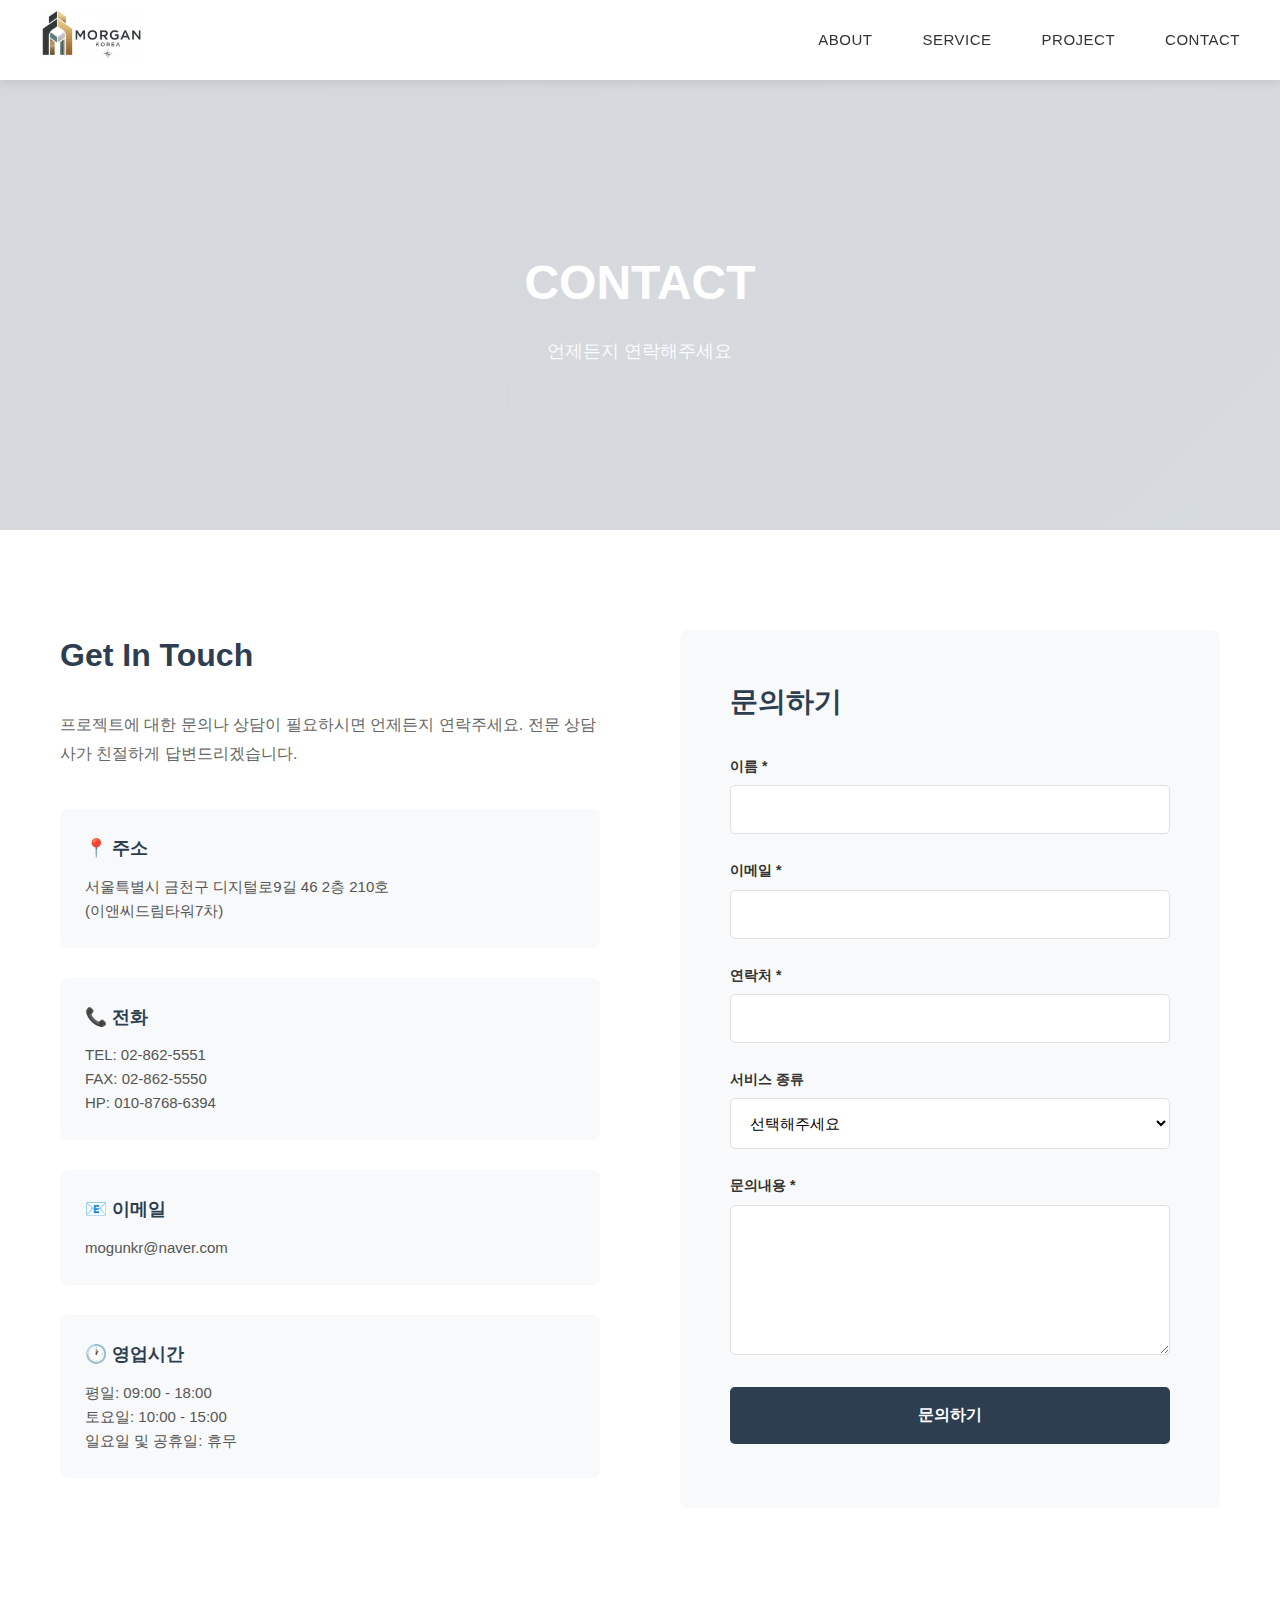
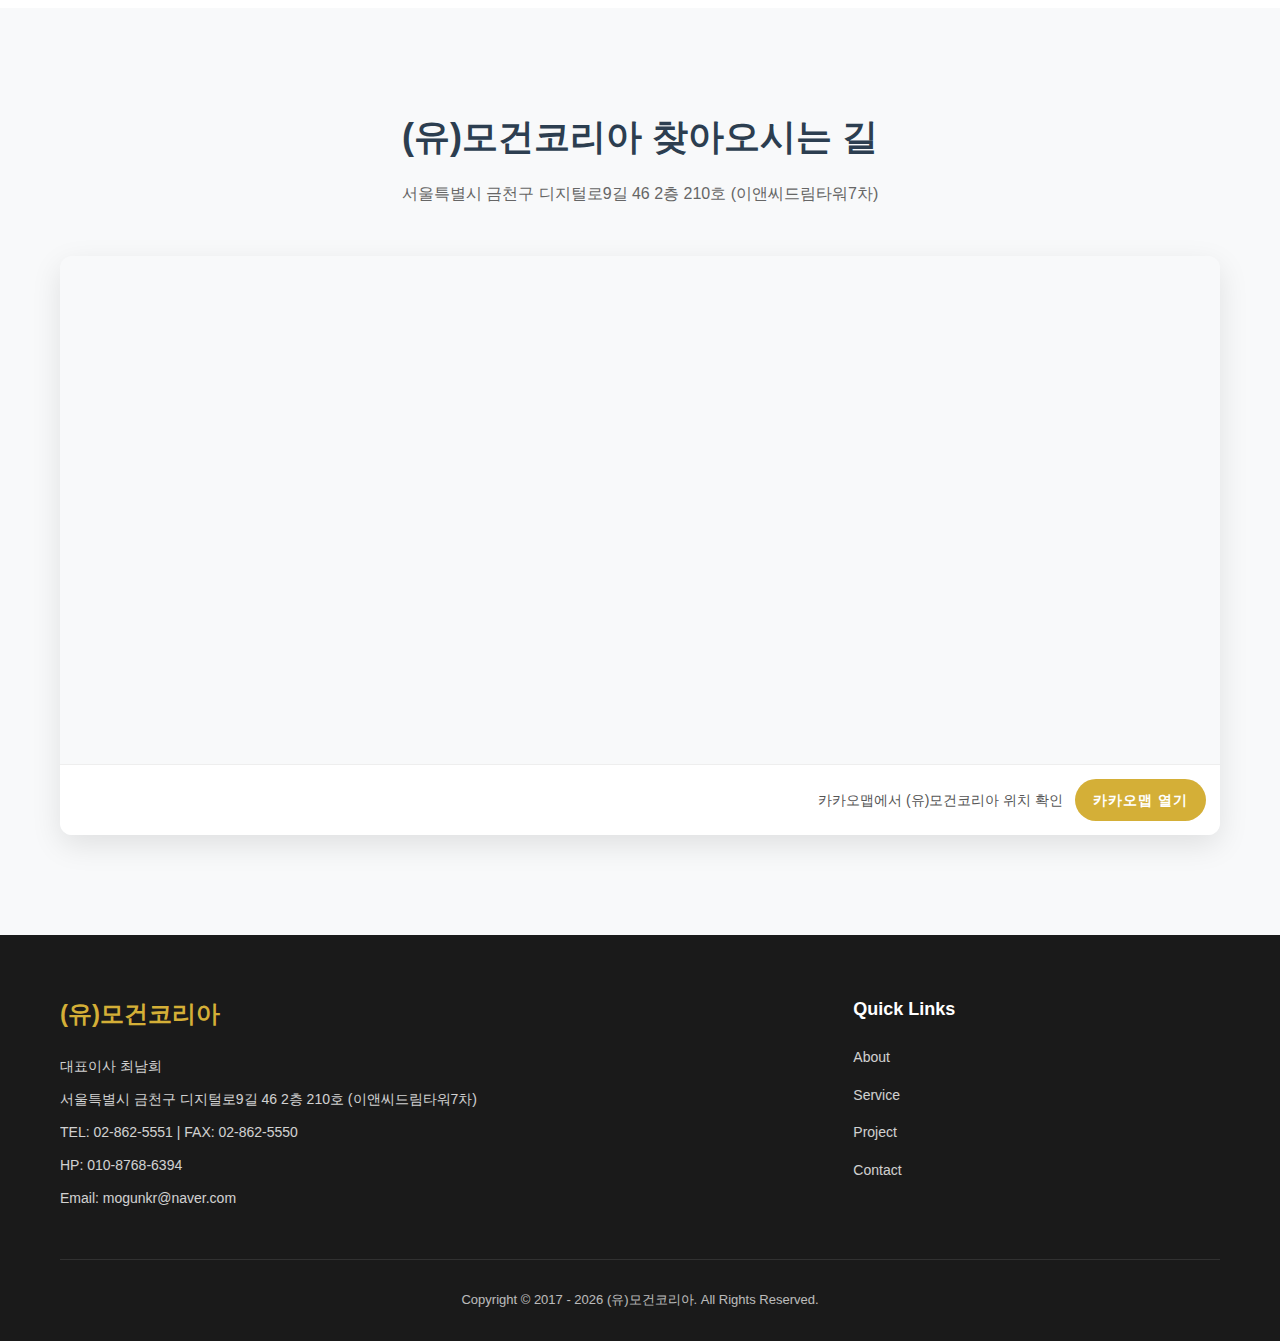
<file: contact.html>
<!DOCTYPE html>
<html lang="ko">
<head>
    <meta charset="UTF-8">
    <meta name="viewport" content="width=device-width, initial-scale=1.0">
    <meta name="theme-color" content="#2c3e50">
    <meta name="description" content="Professional interior architecture and construction services">
    <link rel="manifest" href="manifest.json">
    <link rel="apple-touch-icon" href="image/logo.png">
    <title>연락처 | (유)모건코리아</title>
    <link rel="stylesheet" href="style.css">
    <link rel="preconnect" href="https://fonts.googleapis.com">
    <link rel="preconnect" href="https://fonts.gstatic.com" crossorigin>
    <link href="https://fonts.googleapis.com/css2?family=Noto+Sans+KR:wght@300;400;500;700&display=swap" rel="stylesheet">
    <style>
        .page-hero {
            height: 50vh;
            background: linear-gradient(135deg, rgba(44, 62, 80, 0.2), rgba(52, 73, 94, 0.2)), 
                        url('https://images.unsplash.com/photo-1423666639041-f56000c27a9a?ixlib=rb-4.0.3&auto=format&fit=crop&w=2000&q=80');
            background-size: cover;
            background-position: center;
            display: flex;
            align-items: center;
            justify-content: center;
            text-align: center;
            color: var(--white);
            margin-top: 80px;
        }

        .contact-section {
            padding: 100px 0;
        }

        .contact-container {
            display: grid;
            grid-template-columns: 1fr 1fr;
            gap: 80px;
            max-width: 1200px;
            margin: 0 auto;
        }

        .contact-info h3 {
            font-size: 32px;
            font-weight: 700;
            color: var(--primary-color);
            margin-bottom: 30px;
        }

        .contact-info p {
            font-size: 16px;
            color: #666;
            line-height: 1.8;
            margin-bottom: 40px;
        }

        .info-item {
            margin-bottom: 30px;
            padding: 25px;
            background-color: var(--light-gray);
            border-radius: 8px;
        }

        .info-item h4 {
            font-size: 18px;
            font-weight: 600;
            color: var(--primary-color);
            margin-bottom: 12px;
            display: flex;
            align-items: center;
            gap: 10px;
        }

        .info-item p {
            font-size: 15px;
            color: #555;
            margin: 0;
            line-height: 1.6;
        }

        .contact-form {
            background-color: var(--light-gray);
            padding: 50px;
            border-radius: 8px;
        }

        .contact-form h3 {
            font-size: 28px;
            font-weight: 700;
            color: var(--primary-color);
            margin-bottom: 30px;
        }

        .form-group {
            margin-bottom: 25px;
        }

        .form-group label {
            display: block;
            font-size: 14px;
            font-weight: 600;
            color: var(--text-color);
            margin-bottom: 8px;
        }

        .form-group input,
        .form-group select,
        .form-group textarea {
            width: 100%;
            padding: 15px;
            font-size: 15px;
            border: 1px solid var(--border-color);
            border-radius: 5px;
            background-color: var(--white);
            font-family: 'Noto Sans KR', sans-serif;
            transition: border-color 0.3s ease;
        }

        .form-group input:focus,
        .form-group select:focus,
        .form-group textarea:focus {
            outline: none;
            border-color: var(--accent-color);
        }

        .form-group textarea {
            height: 150px;
            resize: vertical;
        }

        .submit-btn {
            width: 100%;
            padding: 18px;
            background-color: var(--primary-color);
            color: var(--white);
            border: none;
            border-radius: 5px;
            font-size: 16px;
            font-weight: 600;
            cursor: pointer;
            transition: all 0.3s ease;
        }

        .submit-btn:hover {
            background-color: var(--accent-color);
            transform: translateY(-2px);
            box-shadow: 0 5px 15px rgba(0, 0, 0, 0.2);
        }

        .map-section {
            padding: 100px 0;
            background-color: var(--light-gray);
        }

        .map-container {
            width: 100%;
            height: 100%;
            background: linear-gradient(135deg, #667eea 0%, #764ba2 100%);
            display: flex;
            align-items: center;
            justify-content: center;
            color: var(--white);
            font-size: 18px;
        }

        @media (max-width: 1024px) {
            .contact-container {
                grid-template-columns: 1fr;
                gap: 60px;
            }
        }

        @media (max-width: 768px) {
            .contact-form {
                padding: 30px;
            }

            .contact-info h3,
            .contact-form h3 {
                font-size: 24px;
            }
        }
    </style>
</head>
<body>
    <!-- Navigation -->
    <nav class="navbar" id="navbar">
        <div class="nav-container">
            <div class="logo">
                <a href="index.html">
                    <img src="image/logo.png" alt="모건코리아 로고" style="height: 50px;">
                </a>
            </div>
            <ul class="nav-menu">
                <li><a href="index.html#about">ABOUT</a></li>
                <li><a href="service.html">SERVICE</a></li>
                <li><a href="project.html">PROJECT</a></li>
                <li><a href="contact.html">CONTACT</a></li>
            </ul>
            <div class="hamburger">
                <span></span>
                <span></span>
                <span></span>
            </div>
        </div>
    </nav>

    <!-- Page Hero -->
    <section class="page-hero">
        <div>
            <h1 style="font-size: 48px; font-weight: 700; margin-bottom: 15px;">CONTACT</h1>
            <p style="font-size: 18px; font-weight: 300; opacity: 0.9;">언제든지 연락해주세요</p>
        </div>
    </section>

    <!-- Contact Section -->
    <section class="contact-section">
        <div class="container">
            <div class="contact-container">
                <div class="contact-info">
                    <h3>Get In Touch</h3>
                    <p>프로젝트에 대한 문의나 상담이 필요하시면 언제든지 연락주세요. 
                    전문 상담사가 친절하게 답변드리겠습니다.</p>

                    <div class="info-item">
                        <h4>📍 주소</h4>
                        <p>서울특별시 금천구 디지털로9길 46 2층 210호<br>(이앤씨드림타워7차)</p>
                    </div>

                    <div class="info-item">
                        <h4>📞 전화</h4>
                        <p>TEL: 02-862-5551<br>FAX: 02-862-5550<br>HP: 010-8768-6394</p>
                    </div>

                    <div class="info-item">
                        <h4>📧 이메일</h4>
                        <p>mogunkr@naver.com</p>
                    </div>

                    <div class="info-item">
                        <h4>🕐 영업시간</h4>
                        <p>평일: 09:00 - 18:00<br>토요일: 10:00 - 15:00<br>일요일 및 공휴일: 휴무</p>
                    </div>
                </div>

                <div class="contact-form">
                    <h3>문의하기</h3>
                    <form id="contactForm">
                        <div class="form-group">
                            <label for="name">이름 *</label>
                            <input type="text" id="name" name="name" required>
                        </div>

                        <div class="form-group">
                            <label for="email">이메일 *</label>
                            <input type="email" id="email" name="email" required>
                        </div>

                        <div class="form-group">
                            <label for="phone">연락처 *</label>
                            <input type="tel" id="phone" name="phone" required>
                        </div>

                        <div class="form-group">
                            <label for="service">서비스 종류</label>
                            <select id="service" name="service">
                                <option value="">선택해주세요</option>
                                <option value="commercial">상업공간 인테리어</option>
                                <option value="residential">주거공간 인테리어</option>
                                <option value="special">특수공간 인테리어</option>
                                <option value="other">기타</option>
                            </select>
                        </div>

                        <div class="form-group">
                            <label for="message">문의내용 *</label>
                            <textarea id="message" name="message" required></textarea>
                        </div>

                        <button type="submit" class="submit-btn">문의하기</button>
                    </form>
                </div>
            </div>
        </div>
    </section>

    <!-- Map Section -->
    <section class="map-section">
        <div class="container">
            <div class="section-header" style="text-align: center; margin-bottom: 50px;">
                <h2 style="font-size: 36px; font-weight: 700; color: var(--primary-color);">(유)모건코리아 찾아오시는 길</h2>
                <p style="font-size: 16px; color: #666; margin-top: 15px;">서울특별시 금천구 디지털로9길 46 2층 210호 (이앤씨드림타워7차)</p>
            </div>
            <div style="border-radius: 12px; overflow: hidden; box-shadow: 0 10px 30px rgba(0,0,0,0.1);">
                <iframe src="https://kko.to/YtSPEGZ1_S"
                        width="100%"
                        height="500"
                        style="border:0;"
                        allowfullscreen
                        loading="lazy"
                        title="(유)모건코리아 위치 (카카오맵)">
                </iframe>
                <div style="padding: 14px; background-color: #fff; display: flex; justify-content: flex-end; align-items: center; gap: 12px; border-top: 1px solid #eee;">
                    <span style="font-size: 14px; color: #555;">카카오맵에서 (유)모건코리아 위치 확인</span>
                    <a href="https://kko.to/YtSPEGZ1_S" target="_blank" rel="noopener noreferrer" class="btn-primary" style="padding: 10px 18px; font-size: 14px;">카카오맵 열기</a>
                </div>
            </div>
        </div>
    </section>

    <!-- Footer -->
    <footer class="footer">
        <div class="container">
            <div class="footer-content">
                <div class="footer-info">
                    <h3>(유)모건코리아</h3>
                    <p>대표이사 최남희</p>
                    <p>서울특별시 금천구 디지털로9길 46 2층 210호 (이앤씨드림타워7차)</p>
                    <p>TEL: 02-862-5551 | FAX: 02-862-5550</p>
                    <p>HP: 010-8768-6394</p>
                    <p>Email: mogunkr@naver.com</p>
                </div>
                <div class="footer-links">
                    <h4>Quick Links</h4>
                    <ul>
                        <li><a href="index.html#about">About</a></li>
                        <li><a href="service.html">Service</a></li>
                        <li><a href="project.html">Project</a></li>
                        <li><a href="contact.html">Contact</a></li>
                    </ul>
                </div>
            </div>
            <div class="footer-bottom">
                <p>Copyright © 2017 - 2026 (유)모건코리아. All Rights Reserved.</p>
            </div>
        </div>
    </footer>

    <script src="script.js"></script>
    <script>
        // Form submission
        document.getElementById('contactForm').addEventListener('submit', function(e) {
            e.preventDefault();
            
            // Get form data
            const formData = {
                name: document.getElementById('name').value,
                email: document.getElementById('email').value,
                phone: document.getElementById('phone').value,
                service: document.getElementById('service').value,
                message: document.getElementById('message').value
            };

            // Here you would typically send this data to a server
            console.log('Form submitted:', formData);
            
            // Show success message
            alert('문의가 성공적으로 전송되었습니다.\n빠른 시일 내에 답변드리겠습니다.');
            
            // Reset form
            this.reset();
        });

        // Phone number formatting
        document.getElementById('phone').addEventListener('input', function(e) {
            let value = e.target.value.replace(/\D/g, '');
            if (value.length > 11) value = value.slice(0, 11);
            
            if (value.length > 6) {
                value = value.slice(0, 3) + '-' + value.slice(3, 7) + '-' + value.slice(7);
            } else if (value.length > 3) {
                value = value.slice(0, 3) + '-' + value.slice(3);
            }
            
            e.target.value = value;
        });
    </script>
    <script>
        // Register Service Worker
        if ('serviceWorker' in navigator) {
            navigator.serviceWorker.register('sw.js').then((registration) => {
                console.log('Service Worker registered:', registration);
            }).catch((error) => {
                console.log('Service Worker registration failed:', error);
            });
        }
    </script>
</body>
</html>
</file>
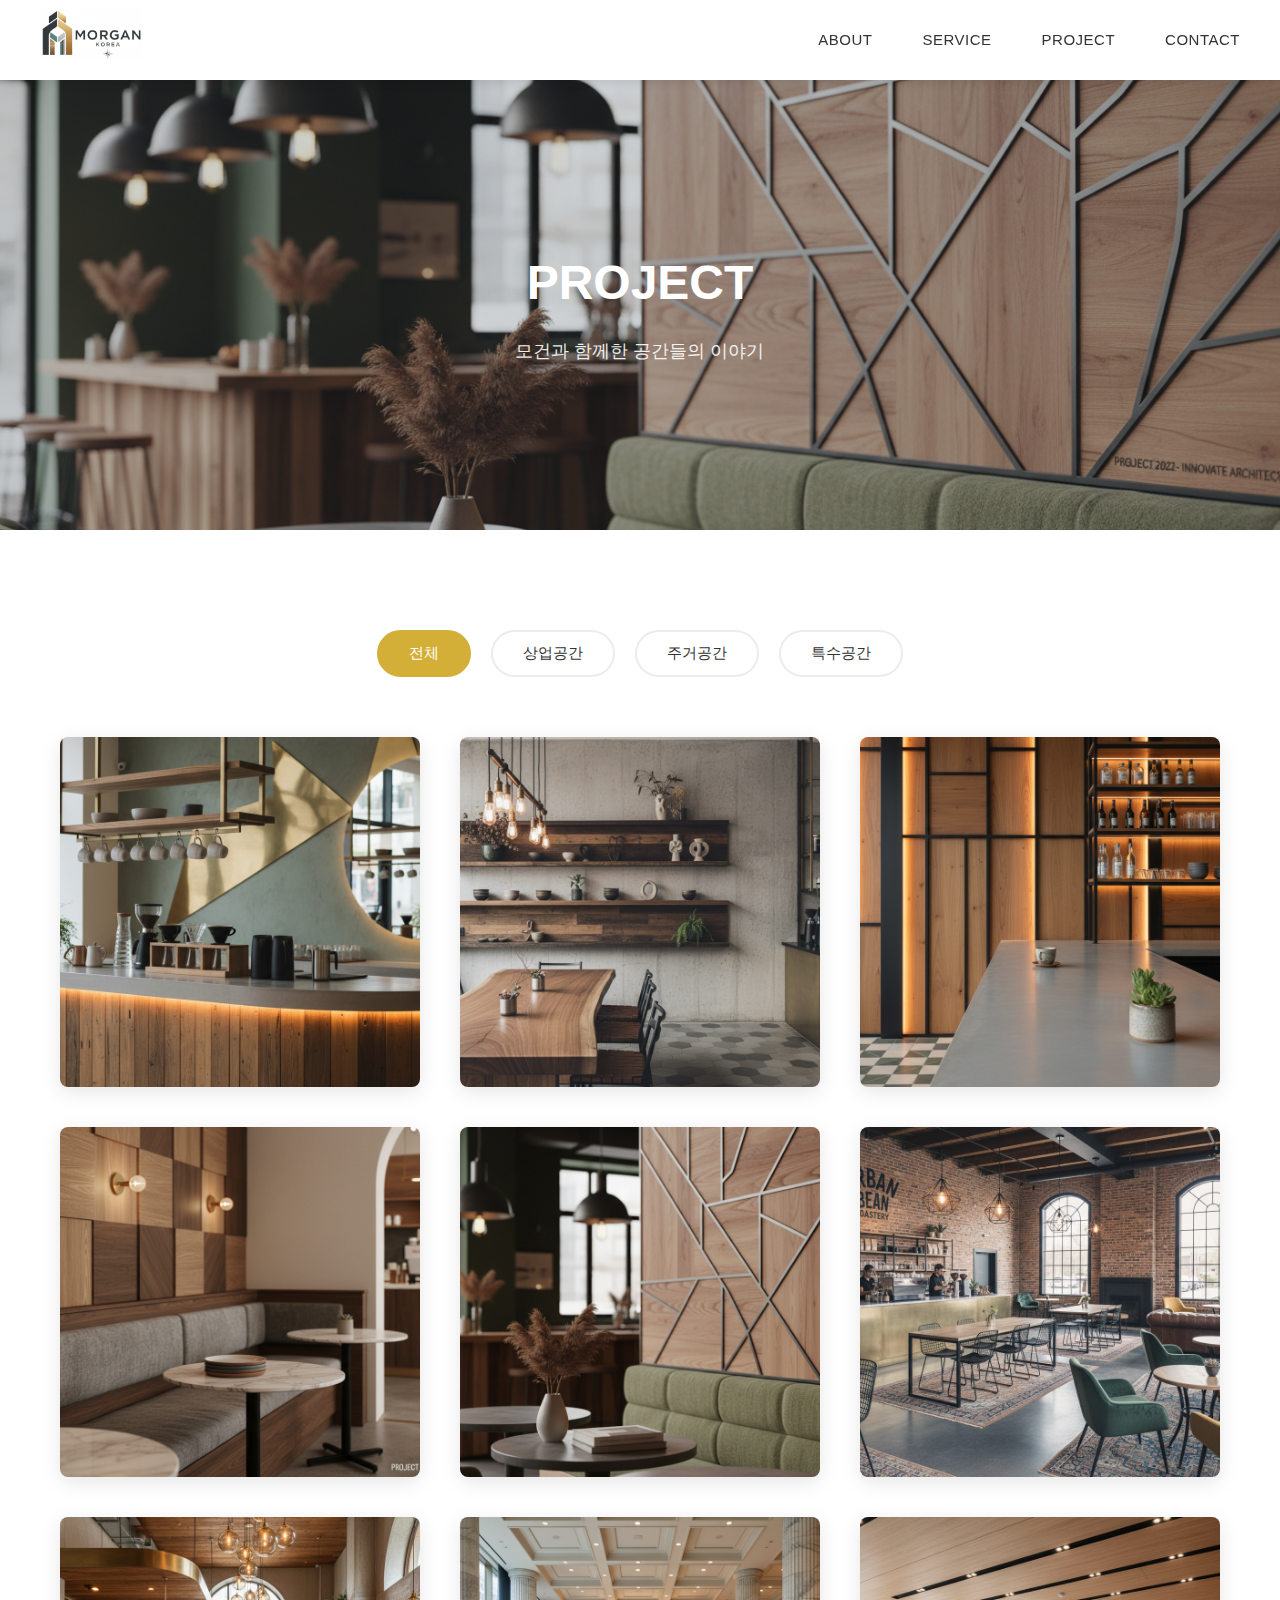
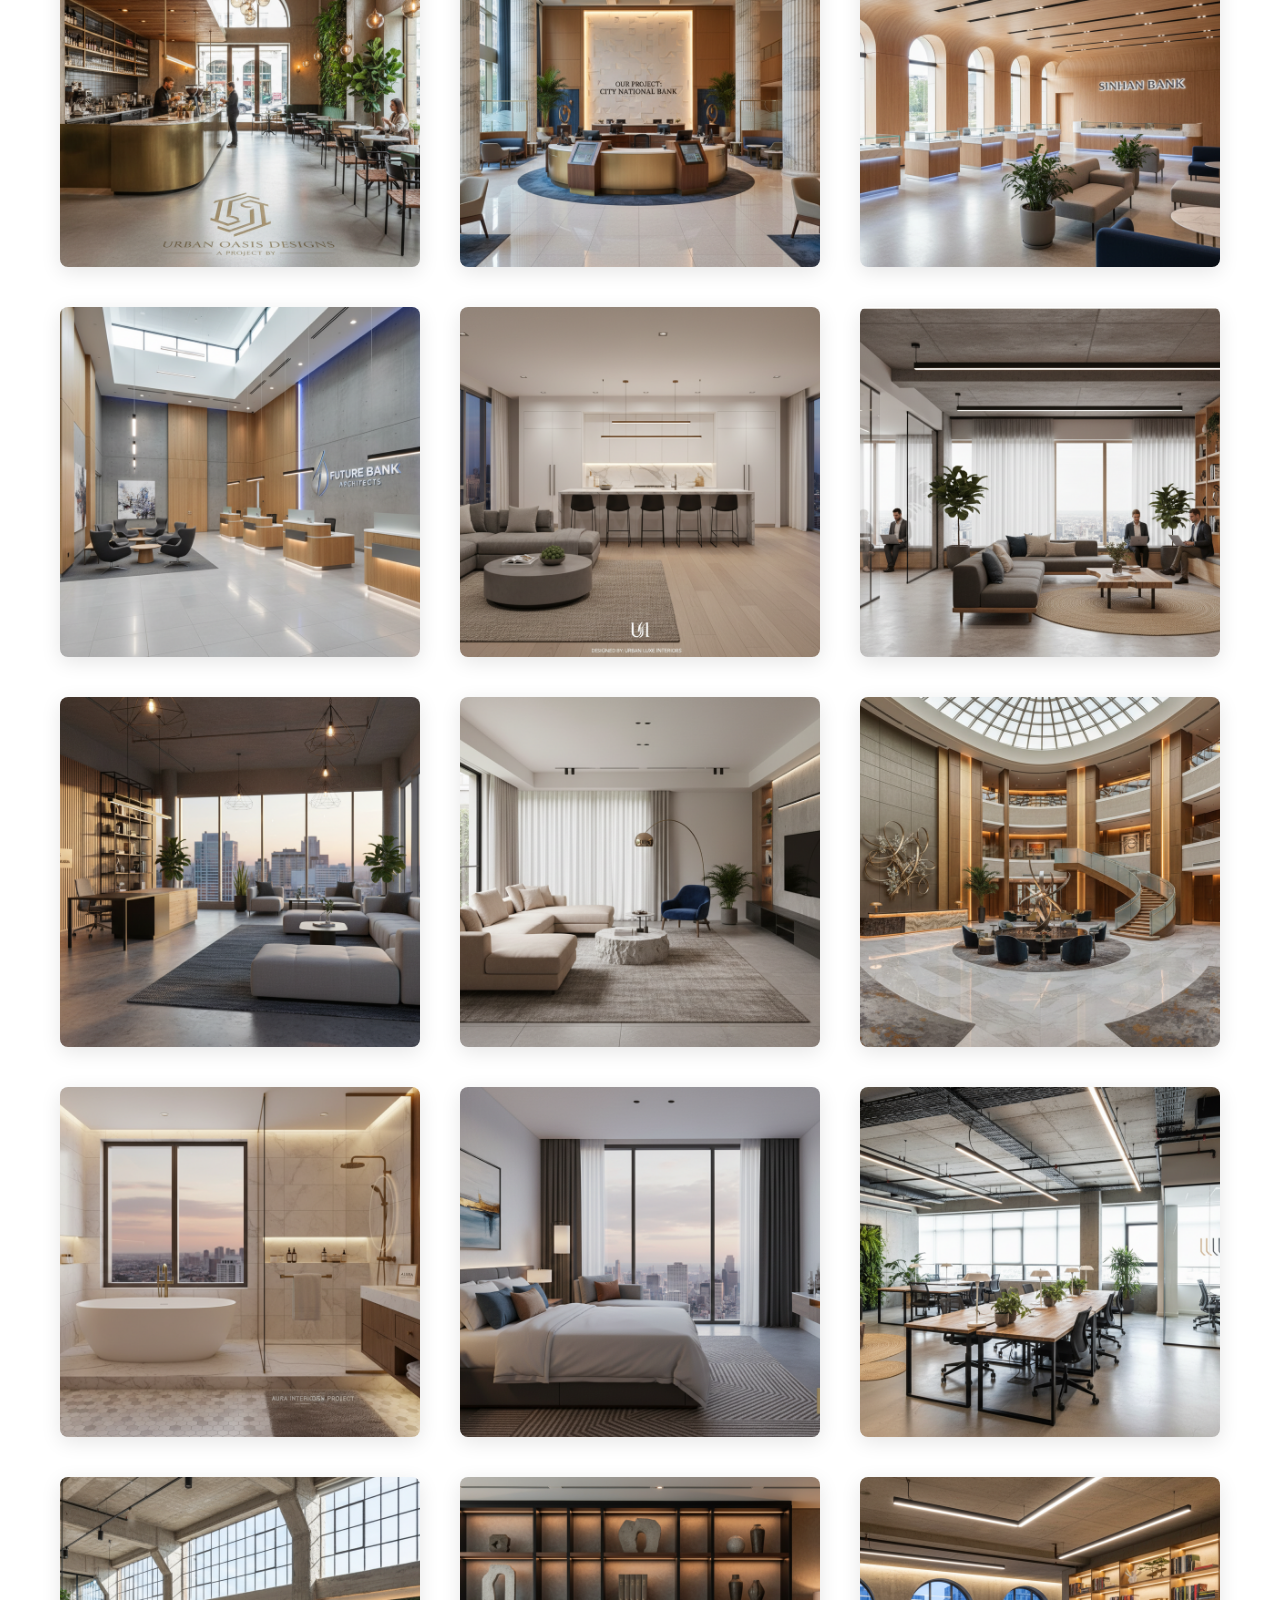
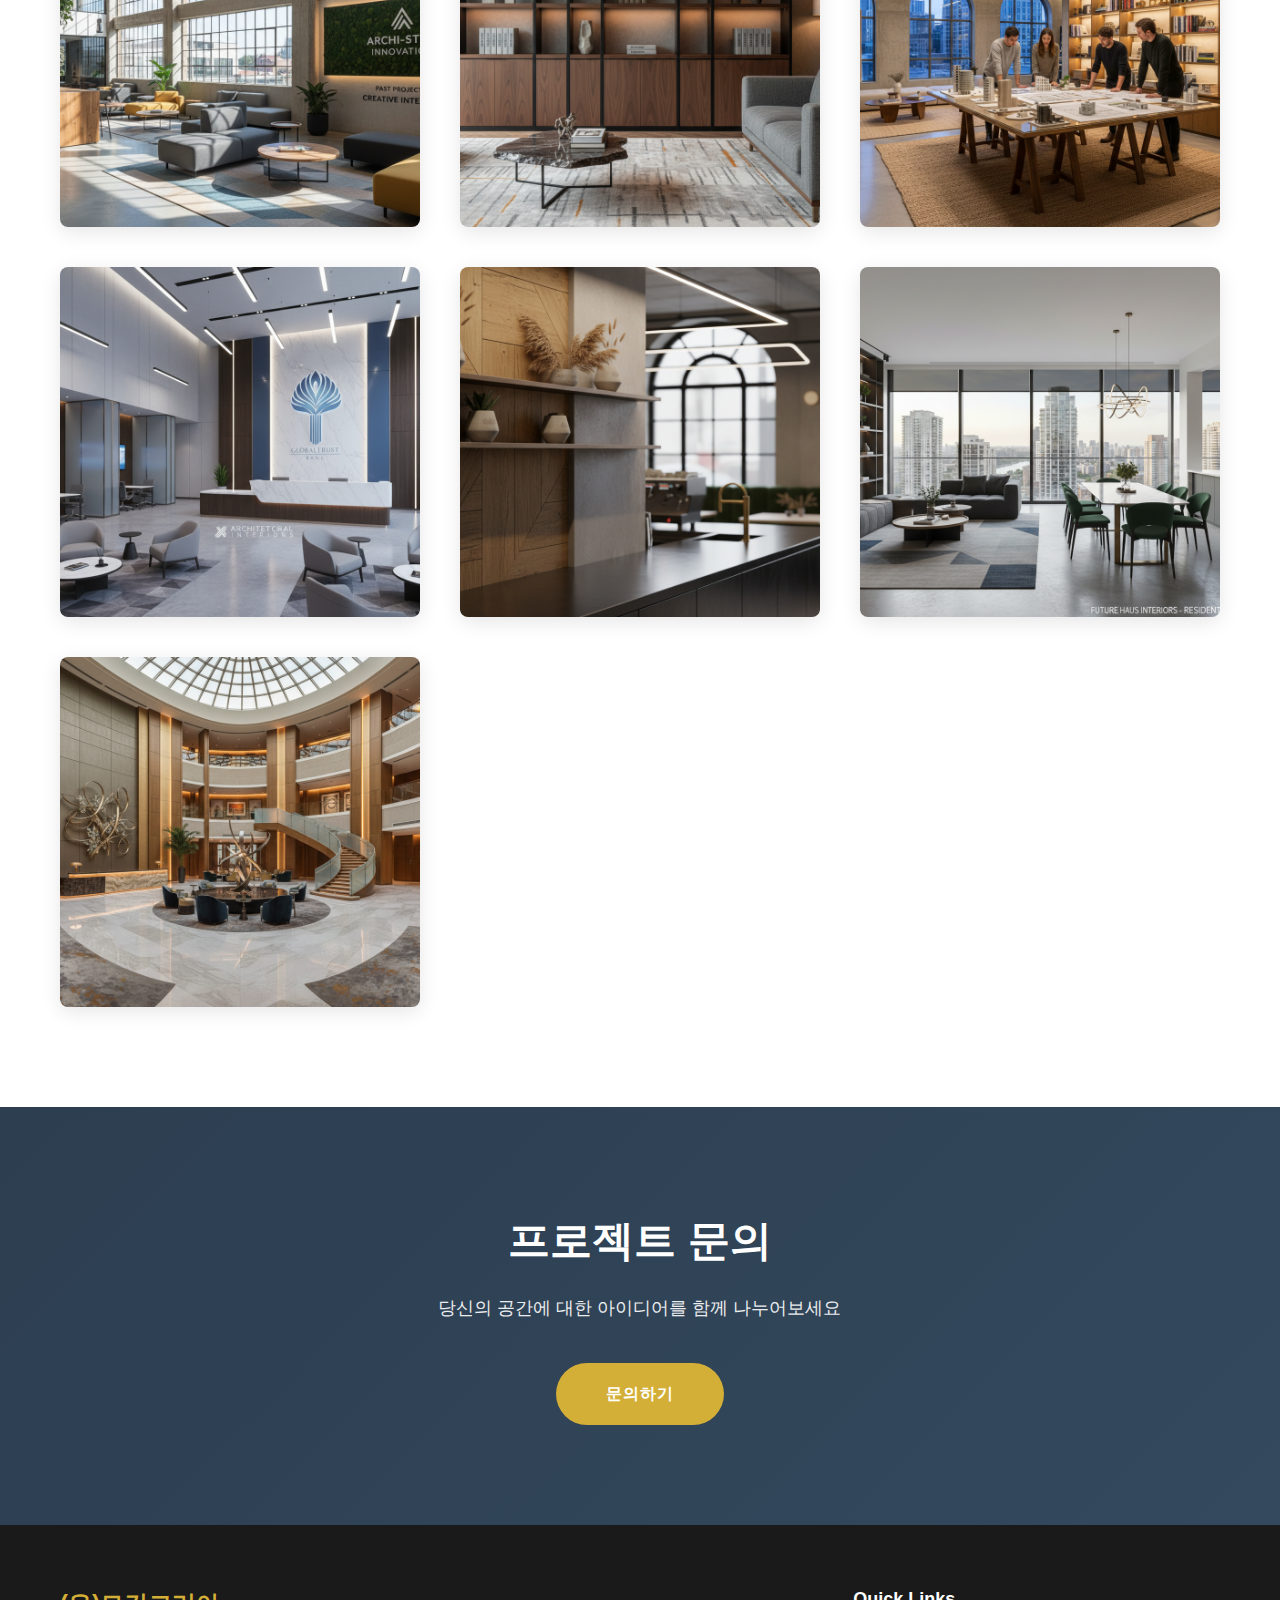
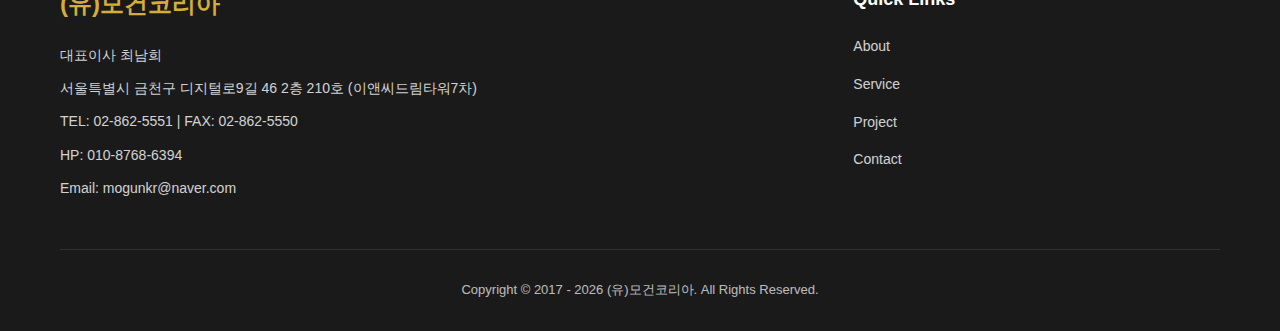
<file: project.html>
<!DOCTYPE html>
<html lang="ko">
<head>
    <meta charset="UTF-8">
    <meta name="viewport" content="width=device-width, initial-scale=1.0">
    <meta name="theme-color" content="#2c3e50">
    <meta name="description" content="Professional interior architecture and construction services">
    <link rel="manifest" href="manifest.json">
    <link rel="apple-touch-icon" href="image/logo.png">
    <title>프로젝트 | (유)모건코리아</title>
    <link rel="stylesheet" href="style.css">
    <link rel="preconnect" href="https://fonts.googleapis.com">
    <link rel="preconnect" href="https://fonts.gstatic.com" crossorigin>
    <link href="https://fonts.googleapis.com/css2?family=Noto+Sans+KR:wght@300;400;500;700&display=swap" rel="stylesheet">
    <style>
        .page-hero {
            height: 50vh;
            background: linear-gradient(135deg, rgba(44, 62, 80, 0.2), rgba(52, 73, 94, 0.2)), 
                        url('image/카페5.png') center/cover no-repeat;
            background-size: cover;
            background-position: center;
            display: flex;
            align-items: center;
            justify-content: center;
            text-align: center;
            color: var(--white);
            margin-top: 80px;
        }

        .projects-section {
            padding: 100px 0;
        }

        .filter-buttons {
            display: flex;
            justify-content: center;
            gap: 20px;
            margin-bottom: 60px;
            flex-wrap: wrap;
        }

        .filter-btn {
            padding: 12px 30px;
            background-color: rgba(255, 255, 255, 0.95);
            border: 2px solid rgba(224, 224, 224, 0.6);
            color: var(--text-color);
            font-size: 15px;
            font-weight: 500;
            cursor: pointer;
            border-radius: 50px;
            transition: all 0.3s ease;
        }

        .filter-btn:hover,
        .filter-btn.active {
            background-color: var(--accent-color);
            border-color: var(--accent-color);
            color: var(--white);
        }

        .projects-grid {
            display: grid;
            grid-template-columns: repeat(3, 1fr);
            gap: 40px;
        }

        .project-item {
            position: relative;
            overflow: hidden;
            border-radius: 8px;
            cursor: pointer;
            box-shadow: 0 5px 20px rgba(0, 0, 0, 0.1);
        }

        .project-image {
            width: 100%;
            height: 350px;
            overflow: hidden;
        }

        .project-image img {
            width: 100%;
            height: 100%;
            object-fit: cover;
            transition: transform 0.5s ease;
        }

        .project-item:hover .project-image img {
            transform: scale(1.1);
        }

        .project-overlay {
            position: absolute;
            bottom: 0;
            left: 0;
            right: 0;
            background: linear-gradient(to top, rgba(0,0,0,0.4), transparent);
            padding: 30px;
            color: var(--white);
            transform: translateY(20px);
            opacity: 0;
            transition: all 0.3s ease;
        }

        .project-item:hover .project-overlay {
            transform: translateY(0);
            opacity: 1;
        }

        .project-category {
            font-size: 12px;
            color: var(--accent-color);
            font-weight: 600;
            letter-spacing: 1px;
            margin-bottom: 8px;
        }

        .project-title {
            font-size: 22px;
            font-weight: 700;
            margin-bottom: 8px;
        }

        .project-description {
            font-size: 14px;
            opacity: 0.9;
        }

        @media (max-width: 1024px) {
            .projects-grid {
                grid-template-columns: repeat(2, 1fr);
            }
        }

        @media (max-width: 768px) {
            .projects-grid {
                grid-template-columns: 1fr;
            }

            .filter-buttons {
                gap: 10px;
            }

            .filter-btn {
                padding: 10px 20px;
                font-size: 14px;
            }
        }
    </style>
</head>
<body>
    <!-- Navigation -->
    <nav class="navbar" id="navbar">
        <div class="nav-container">
            <div class="logo">
                <a href="index.html">
                    <img src="image/logo.png" alt="모건코리아 로고" style="height: 50px;">
                </a>
            </div>
            <ul class="nav-menu">
                <li><a href="index.html#about">ABOUT</a></li>
                <li><a href="service.html">SERVICE</a></li>
                <li><a href="project.html">PROJECT</a></li>
                <li><a href="contact.html">CONTACT</a></li>
            </ul>
            <div class="hamburger">
                <span></span>
                <span></span>
                <span></span>
            </div>
        </div>
    </nav>

    <!-- Page Hero -->
    <section class="page-hero">
        <div>
            <h1 style="font-size: 48px; font-weight: 700; margin-bottom: 15px;">PROJECT</h1>
            <p style="font-size: 18px; font-weight: 300; opacity: 0.9;">모건과 함께한 공간들의 이야기</p>
        </div>
    </section>

    <!-- Projects Section -->
    <section class="projects-section">
        <div class="container">
            <div class="filter-buttons">
                <button class="filter-btn active" data-filter="all">전체</button>
                <button class="filter-btn" data-filter="commercial">상업공간</button>
                <button class="filter-btn" data-filter="residential">주거공간</button>
                <button class="filter-btn" data-filter="special">특수공간</button>
            </div>

            <div class="projects-grid">
                <!-- 카페 프로젝트 -->
                <div class="project-item" data-category="commercial">
                    <div class="project-image">
                        <img src="image/카페1.png" alt="카페 프로젝트">
                    </div>
                    <div class="project-overlay">
                        <div class="project-category">상업공간</div>
                        <div class="project-title">카페 인테리어 1</div>
                        <div class="project-description">감각적인 카페 공간</div>
                    </div>
                </div>

                <div class="project-item" data-category="commercial">
                    <div class="project-image">
                        <img src="image/카페2.png" alt="카페 프로젝트">
                    </div>
                    <div class="project-overlay">
                        <div class="project-category">상업공간</div>
                        <div class="project-title">카페 인테리어 2</div>
                        <div class="project-description">모던한 카페 디자인</div>
                    </div>
                </div>

                <div class="project-item" data-category="commercial">
                    <div class="project-image">
                        <img src="image/카페3.png" alt="카페 프로젝트">
                    </div>
                    <div class="project-overlay">
                        <div class="project-category">상업공간</div>
                        <div class="project-title">카페 인테리어 3</div>
                        <div class="project-description">세련된 카페 공간</div>
                    </div>
                </div>

                <div class="project-item" data-category="commercial">
                    <div class="project-image">
                        <img src="image/카페4.png" alt="카페 프로젝트">
                    </div>
                    <div class="project-overlay">
                        <div class="project-category">상업공간</div>
                        <div class="project-title">카페 인테리어 4</div>
                        <div class="project-description">아늑한 카페 분위기</div>
                    </div>
                </div>

                <div class="project-item" data-category="commercial">
                    <div class="project-image">
                        <img src="image/카페5.png" alt="카페 프로젝트">
                    </div>
                    <div class="project-overlay">
                        <div class="project-category">상업공간</div>
                        <div class="project-title">카페 인테리어 5</div>
                        <div class="project-description">트렌디한 카페 공간</div>
                    </div>
                </div>

                <div class="project-item" data-category="commercial">
                    <div class="project-image">
                        <img src="image/카페6.png" alt="카페 프로젝트">
                    </div>
                    <div class="project-overlay">
                        <div class="project-category">상업공간</div>
                        <div class="project-title">카페 인테리어 6</div>
                        <div class="project-description">스타일리시한 카페</div>
                    </div>
                </div>

                <div class="project-item" data-category="commercial">
                    <div class="project-image">
                        <img src="image/카페7.png" alt="카페 프로젝트">
                    </div>
                    <div class="project-overlay">
                        <div class="project-category">상업공간</div>
                        <div class="project-title">카페 인테리어 7</div>
                        <div class="project-description">편안한 카페 환경</div>
                    </div>
                </div>

                <!-- 은행 프로젝트 -->
                <div class="project-item" data-category="commercial">
                    <div class="project-image">
                        <img src="image/은행1.png" alt="은행 프로젝트">
                    </div>
                    <div class="project-overlay">
                        <div class="project-category">상업공간</div>
                        <div class="project-title">은행 인테리어 1</div>
                        <div class="project-description">전문적인 금융공간</div>
                    </div>
                </div>

                <div class="project-item" data-category="commercial">
                    <div class="project-image">
                        <img src="image/은행2.png" alt="은행 프로젝트">
                    </div>
                    <div class="project-overlay">
                        <div class="project-category">상업공간</div>
                        <div class="project-title">은행 인테리어 2</div>
                        <div class="project-description">신뢰감 있는 은행공간</div>
                    </div>
                </div>

                <div class="project-item" data-category="commercial">
                    <div class="project-image">
                        <img src="image/은행3.png" alt="은행 프로젝트">
                    </div>
                    <div class="project-overlay">
                        <div class="project-category">상업공간</div>
                        <div class="project-title">은행 인테리어 3</div>
                        <div class="project-description">모던한 금융센터</div>
                    </div>
                </div>

                <!-- 주상복합 프로젝트 -->
                <div class="project-item" data-category="residential">
                    <div class="project-image">
                        <img src="image/주상복합1.png" alt="주상복합 프로젝트">
                    </div>
                    <div class="project-overlay">
                        <div class="project-category">주거공간</div>
                        <div class="project-title">주상복합 인테리어 1</div>
                        <div class="project-description">고급스러운 주거공간</div>
                    </div>
                </div>

                <div class="project-item" data-category="residential">
                    <div class="project-image">
                        <img src="image/주상복합2.png" alt="주상복합 프로젝트">
                    </div>
                    <div class="project-overlay">
                        <div class="project-category">주거공간</div>
                        <div class="project-title">주상복합 인테리어 2</div>
                        <div class="project-description">모던한 주거환경</div>
                    </div>
                </div>

                <div class="project-item" data-category="residential">
                    <div class="project-image">
                        <img src="image/주상복합3.png" alt="주상복합 프로젝트">
                    </div>
                    <div class="project-overlay">
                        <div class="project-category">주거공간</div>
                        <div class="project-title">주상복합 인테리어 3</div>
                        <div class="project-description">편안한 주거공간</div>
                    </div>
                </div>

                <div class="project-item" data-category="residential">
                    <div class="project-image">
                        <img src="image/주상복합4.png" alt="주상복합 프로젝트">
                    </div>
                    <div class="project-overlay">
                        <div class="project-category">주거공간</div>
                        <div class="project-title">주상복합 인테리어 4</div>
                        <div class="project-description">세련된 주거환경</div>
                    </div>
                </div>

                <!-- 호텔 프로젝트 -->
                <div class="project-item" data-category="special">
                    <div class="project-image">
                        <img src="image/호텔로비.png" alt="호텔 프로젝트">
                    </div>
                    <div class="project-overlay">
                        <div class="project-category">특수공간</div>
                        <div class="project-title">호텔 로비</div>
                        <div class="project-description">럭셔리한 호텔 로비</div>
                    </div>
                </div>

                <div class="project-item" data-category="special">
                    <div class="project-image">
                        <img src="image/호텔욕실.png" alt="호텔 욕실">
                    </div>
                    <div class="project-overlay">
                        <div class="project-category">특수공간</div>
                        <div class="project-title">호텔 욕실</div>
                        <div class="project-description">세련된 호텔 욕실</div>
                    </div>
                </div>

                <div class="project-item" data-category="special">
                    <div class="project-image">
                        <img src="image/호텔침실.png" alt="호텔 침실">
                    </div>
                    <div class="project-overlay">
                        <div class="project-category">특수공간</div>
                        <div class="project-title">호텔 침실</div>
                        <div class="project-description">안락한 호텔 객실</div>
                    </div>
                </div>

                <!-- 오피스 프로젝트 -->
                <div class="project-item" data-category="commercial">
                    <div class="project-image">
                        <img src="image/오피스.png" alt="오피스 프로젝트">
                    </div>
                    <div class="project-overlay">
                        <div class="project-category">상업공간</div>
                        <div class="project-title">오피스 인테리어</div>
                        <div class="project-description">현대적인 업무공간</div>
                    </div>
                </div>

                <div class="project-item" data-category="commercial">
                    <div class="project-image">
                        <img src="image/오피스로비.png" alt="오피스 로비">
                    </div>
                    <div class="project-overlay">
                        <div class="project-category">상업공간</div>
                        <div class="project-title">오피스 로비 인테리어</div>
                        <div class="project-description">세련된 로비 공간</div>
                    </div>
                </div>

                <div class="project-item" data-category="commercial">
                    <div class="project-image">
                        <img src="image/사무실.png" alt="사무실 프로젝트">
                    </div>
                    <div class="project-overlay">
                        <div class="project-category">상업공간</div>
                        <div class="project-title">사무실 인테리어</div>
                        <div class="project-description">효율적인 업무환경</div>
                    </div>
                </div>

                <!-- 추가 이미지 파일 -->
                <div class="project-item" data-category="commercial">
                    <div class="project-image">
                        <img src="image/메인.png" alt="메인 프로젝트">
                    </div>
                    <div class="project-overlay">
                        <div class="project-category">상업공간</div>
                        <div class="project-title">메인 공간 인테리어</div>
                        <div class="project-description">정중하고 우아한 공간</div>
                    </div>
                </div>

                <div class="project-item" data-category="commercial">
                    <div class="project-image">
                        <img src="image/은행.png" alt="은행 프로젝트">
                    </div>
                    <div class="project-overlay">
                        <div class="project-category">상업공간</div>
                        <div class="project-title">은행 인테리어</div>
                        <div class="project-description">전문적인 금융공간</div>
                    </div>
                </div>

                <div class="project-item" data-category="commercial">
                    <div class="project-image">
                        <img src="image/카페.png" alt="카페 프로젝트">
                    </div>
                    <div class="project-overlay">
                        <div class="project-category">상업공간</div>
                        <div class="project-title">카페 인테리어</div>
                        <div class="project-description">편안한 카페 공간</div>
                    </div>
                </div>

                <div class="project-item" data-category="residential">
                    <div class="project-image">
                        <img src="image/주상복합.png" alt="주상복합 프로젝트">
                    </div>
                    <div class="project-overlay">
                        <div class="project-category">주거공간</div>
                        <div class="project-title">주상복합 인테리어</div>
                        <div class="project-description">프리미엄 주거공간</div>
                    </div>
                </div>

                <div class="project-item" data-category="special">
                    <div class="project-image">
                        <img src="image/호텔로비.png" alt="호텔 공간">
                    </div>
                    <div class="project-overlay">
                        <div class="project-category">특수공간</div>
                        <div class="project-title">호텔 로비 2</div>
                        <div class="project-description">럭셔리한 호텔 로비</div>
                    </div>
                </div>
            </div>
        </div>
    </section>

    <!-- CTA Section -->
    <section class="cta">
        <div class="container">
            <h2>프로젝트 문의</h2>
            <p>당신의 공간에 대한 아이디어를 함께 나누어보세요</p>
            <a href="contact.html" class="btn-primary">문의하기</a>
        </div>
    </section>

    <!-- Footer -->
    <footer class="footer">
        <div class="container">
            <div class="footer-content">
                <div class="footer-info">
                    <h3>(유)모건코리아</h3>
                    <p>대표이사 최남희</p>
                    <p>서울특별시 금천구 디지털로9길 46 2층 210호 (이앤씨드림타워7차)</p>
                    <p>TEL: 02-862-5551 | FAX: 02-862-5550</p>
                    <p>HP: 010-8768-6394</p>
                    <p>Email: mogunkr@naver.com</p>
                </div>
                <div class="footer-links">
                    <h4>Quick Links</h4>
                    <ul>
                        <li><a href="index.html#about">About</a></li>
                        <li><a href="service.html">Service</a></li>
                        <li><a href="project.html">Project</a></li>
                        <li><a href="contact.html">Contact</a></li>
                    </ul>
                </div>
            </div>
            <div class="footer-bottom">
                <p>Copyright © 2017 - 2026 (유)모건코리아. All Rights Reserved.</p>
            </div>
        </div>
    </footer>

    <script src="script.js"></script>
    <script>
        // Filter functionality
        const filterButtons = document.querySelectorAll('.filter-btn');
        const projectItems = document.querySelectorAll('.project-item');

        filterButtons.forEach(button => {
            button.addEventListener('click', () => {
                // Remove active class from all buttons
                filterButtons.forEach(btn => btn.classList.remove('active'));
                // Add active class to clicked button
                button.classList.add('active');

                const filterValue = button.getAttribute('data-filter');

                projectItems.forEach(item => {
                    if (filterValue === 'all' || item.getAttribute('data-category') === filterValue) {
                        item.style.display = 'block';
                        setTimeout(() => {
                            item.style.opacity = '1';
                            item.style.transform = 'scale(1)';
                        }, 10);
                    } else {
                        item.style.opacity = '0';
                        item.style.transform = 'scale(0.9)';
                        setTimeout(() => {
                            item.style.display = 'none';
                        }, 300);
                    }
                });
            });
        });

        // Set initial transition
        projectItems.forEach(item => {
            item.style.transition = 'opacity 0.3s ease, transform 0.3s ease';
        });
    </script>
    <script>
        // Register Service Worker
        if ('serviceWorker' in navigator) {
            navigator.serviceWorker.register('sw.js').then((registration) => {
                console.log('Service Worker registered:', registration);
            }).catch((error) => {
                console.log('Service Worker registration failed:', error);
            });
        }
    </script>
</body>
</html>
</file>
<file: style.css>
/* Reset & Base Styles */
* {
    margin: 0;
    padding: 0;
    box-sizing: border-box;
}

:root {
    --primary-color: #2c3e50;
    --secondary-color: #34495e;
    --accent-color: #d4af37;
    --text-color: #333;
    --light-gray: #f8f9fa;
    --border-color: #e0e0e0;
    --white: #ffffff;
}

body {
    font-family: 'Noto Sans KR', sans-serif;
    color: var(--text-color);
    line-height: 1.6;
    overflow-x: hidden;
}

.container {
    max-width: 1200px;
    margin: 0 auto;
    padding: 0 20px;
}

/* Navigation */
.navbar {
    position: fixed;
    top: 0;
    width: 100%;
    background: rgba(255, 255, 255, 0.98);
    box-shadow: 0 2px 10px rgba(0, 0, 0, 0.1);
    z-index: 1000;
    transition: all 0.3s ease;
}

.navbar.scrolled {
    background: rgba(255, 255, 255, 1);
    box-shadow: 0 2px 20px rgba(0, 0, 0, 0.15);
}

.nav-container {
    max-width: 1400px;
    margin: 0 auto;
    padding: 0 40px;
    display: flex;
    justify-content: space-between;
    align-items: center;
    height: 80px;
}

.logo a {
    font-size: 24px;
    font-weight: 700;
    color: var(--primary-color);
    text-decoration: none;
    letter-spacing: 1px;
}

.nav-menu {
    display: flex;
    list-style: none;
    gap: 50px;
}

.nav-menu li a {
    color: var(--text-color);
    text-decoration: none;
    font-weight: 500;
    font-size: 15px;
    transition: color 0.3s ease;
    letter-spacing: 0.5px;
}

.nav-menu li a:hover {
    color: var(--accent-color);
}

.hamburger {
    display: none;
    flex-direction: column;
    cursor: pointer;
    gap: 5px;
}

.hamburger span {
    width: 25px;
    height: 3px;
    background-color: var(--primary-color);
    transition: all 0.3s ease;
}

/* Hero Section */
.hero {
    height: 100vh;
    background: linear-gradient(135deg, rgba(44, 62, 80, 0.2), rgba(52, 73, 94, 0.2)), 
                url('image/morganlogo.png');
    background-size: contain;
    background-position: center;
    background-repeat: no-repeat;
    background-attachment: fixed;
    background-color: #f8f9fa;
    display: flex;
    flex-direction: column;
    justify-content: center;
    align-items: center;
    text-align: center;
    color: var(--white);
    position: relative;
}

.hero-content {
    animation: fadeInUp 1s ease;
}

.hero-title {
    font-size: 64px;
    font-weight: 700;
    margin-bottom: 20px;
    letter-spacing: 2px;
}

.hero-subtitle {
    font-size: 28px;
    font-weight: 300;
    margin-bottom: 30px;
    letter-spacing: 3px;
}

.hero-divider {
    width: 80px;
    height: 3px;
    background-color: var(--accent-color);
    margin: 30px auto;
}

.hero-description {
    font-size: 18px;
    font-weight: 300;
    line-height: 1.8;
    opacity: 0.9;
}

.scroll-indicator {
    position: absolute;
    bottom: 40px;
    display: flex;
    flex-direction: column;
    align-items: center;
    gap: 10px;
    animation: bounce 2s infinite;
}

.mouse {
    width: 24px;
    height: 40px;
    border: 2px solid var(--white);
    border-radius: 12px;
    position: relative;
}

.wheel {
    width: 4px;
    height: 8px;
    background-color: var(--white);
    border-radius: 2px;
    position: absolute;
    top: 8px;
    left: 50%;
    transform: translateX(-50%);
    animation: scroll 1.5s infinite;
}

.scroll-indicator span {
    font-size: 12px;
    letter-spacing: 2px;
    color: var(--white);
}

/* About Section */
.about {
    padding: 120px 0;
    background-color: var(--white);
}

.section-header {
    text-align: center;
    margin-bottom: 80px;
}

.section-label {
    font-size: 14px;
    letter-spacing: 3px;
    color: var(--accent-color);
    font-weight: 500;
}

.section-title {
    font-size: 42px;
    font-weight: 700;
    color: var(--primary-color);
    margin-top: 15px;
    letter-spacing: 1px;
}

.title-divider {
    width: 60px;
    height: 3px;
    background-color: var(--accent-color);
    margin: 20px auto 0;
}

.about-content {
    display: grid;
    grid-template-columns: 1fr 1fr;
    gap: 60px;
    align-items: center;
}

.about-image img {
    width: 100%;
    height: 600px;
    object-fit: cover;
    border-radius: 8px;
    box-shadow: 0 10px 40px rgba(0, 0, 0, 0.15);
}

.about-text h3 {
    font-size: 32px;
    font-weight: 700;
    color: var(--primary-color);
    margin-bottom: 25px;
    line-height: 1.4;
}

.about-text p {
    font-size: 16px;
    line-height: 1.8;
    color: #666;
    margin-bottom: 40px;
}

.features {
    display: flex;
    flex-direction: column;
    gap: 30px;
}

.feature-item {
    padding: 25px;
    background-color: var(--light-gray);
    border-radius: 8px;
    transition: transform 0.3s ease, box-shadow 0.3s ease;
}

.feature-item:hover {
    transform: translateY(-5px);
    box-shadow: 0 10px 30px rgba(0, 0, 0, 0.1);
}

.feature-number {
    font-size: 14px;
    color: var(--accent-color);
    font-weight: 700;
    margin-bottom: 10px;
    letter-spacing: 2px;
}

.feature-item h4 {
    font-size: 20px;
    font-weight: 600;
    color: var(--primary-color);
    margin-bottom: 8px;
}

.feature-item p {
    font-size: 14px;
    color: #666;
    margin: 0;
}

/* Stats Section */
.stats {
    padding: 80px 0;
    background-color: var(--primary-color);
    color: var(--white);
}

.stats-grid {
    display: grid;
    grid-template-columns: repeat(4, 1fr);
    gap: 40px;
}

.stat-item {
    text-align: center;
}

.stat-number {
    font-size: 56px;
    font-weight: 700;
    color: var(--accent-color);
    margin-bottom: 10px;
}

.stat-label {
    font-size: 16px;
    font-weight: 300;
    letter-spacing: 1px;
    opacity: 0.9;
}

/* Services Preview */
.services-preview {
    padding: 120px 0;
    background-color: var(--light-gray);
}

.services-grid {
    display: grid;
    grid-template-columns: repeat(3, 1fr);
    gap: 40px;
}

.service-card {
    background-color: var(--white);
    border-radius: 8px;
    overflow: hidden;
    box-shadow: 0 5px 20px rgba(0, 0, 0, 0.08);
    transition: transform 0.3s ease, box-shadow 0.3s ease;
}

.service-card:hover {
    transform: translateY(-10px);
    box-shadow: 0 15px 40px rgba(0, 0, 0, 0.15);
}

.service-image {
    width: 100%;
    height: 280px;
    overflow: hidden;
}

.service-image img {
    width: 100%;
    height: 100%;
    object-fit: cover;
    transition: transform 0.5s ease;
}

.service-card:hover .service-image img {
    transform: scale(1.1);
}

.service-content {
    padding: 30px;
}

.service-content h3 {
    font-size: 24px;
    font-weight: 600;
    color: var(--primary-color);
    margin-bottom: 15px;
}

.service-content p {
    font-size: 15px;
    color: #666;
    line-height: 1.6;
    margin-bottom: 20px;
}

.service-link {
    display: inline-block;
    color: var(--accent-color);
    text-decoration: none;
    font-weight: 500;
    font-size: 14px;
    transition: transform 0.3s ease;
}

.service-link:hover {
    transform: translateX(5px);
}

/* CTA Section */
.cta {
    padding: 100px 0;
    background: linear-gradient(135deg, var(--primary-color), var(--secondary-color));
    text-align: center;
    color: var(--white);
}

.cta h2 {
    font-size: 42px;
    font-weight: 700;
    margin-bottom: 20px;
}

.cta p {
    font-size: 18px;
    font-weight: 300;
    margin-bottom: 40px;
    opacity: 0.9;
}

.btn-primary {
    display: inline-block;
    padding: 18px 50px;
    background-color: var(--accent-color);
    color: var(--white);
    text-decoration: none;
    font-weight: 600;
    font-size: 16px;
    border-radius: 50px;
    transition: all 0.3s ease;
    letter-spacing: 1px;
}

.btn-primary:hover {
    background-color: #c9a02e;
    transform: translateY(-3px);
    box-shadow: 0 10px 25px rgba(212, 175, 55, 0.3);
}

/* Footer */
.footer {
    background-color: #1a1a1a;
    color: var(--white);
    padding: 60px 0 30px;
}

.footer-content {
    display: grid;
    grid-template-columns: 2fr 1fr;
    gap: 60px;
    margin-bottom: 40px;
}

.footer-info h3 {
    font-size: 24px;
    font-weight: 700;
    margin-bottom: 20px;
    color: var(--accent-color);
}

.footer-info p {
    font-size: 14px;
    line-height: 1.8;
    opacity: 0.8;
    margin-bottom: 8px;
}

.footer-links h4 {
    font-size: 18px;
    font-weight: 600;
    margin-bottom: 20px;
}

.footer-links ul {
    list-style: none;
}

.footer-links ul li {
    margin-bottom: 12px;
}

.footer-links ul li a {
    color: var(--white);
    text-decoration: none;
    font-size: 14px;
    opacity: 0.8;
    transition: opacity 0.3s ease;
}

.footer-links ul li a:hover {
    opacity: 1;
    color: var(--accent-color);
}

.footer-bottom {
    padding-top: 30px;
    border-top: 1px solid rgba(255, 255, 255, 0.1);
    text-align: center;
}

.footer-bottom p {
    font-size: 13px;
    opacity: 0.7;
}

/* Image Slider Section */
.image-slider-section {
    padding: 100px 0;
    background-color: var(--light-gray);
}

.slider-container {
    position: relative;
    max-width: 1000px;
    margin: 0 auto;
    overflow: hidden;
    border-radius: 12px;
    box-shadow: 0 10px 40px rgba(0, 0, 0, 0.15);
}

.slider-wrapper {
    position: relative;
    width: 100%;
    height: 600px;
}

.slide {
    position: absolute;
    top: 0;
    left: 0;
    width: 100%;
    height: 100%;
    opacity: 0;
    transition: opacity 1s ease-in-out;
}

.slide.active {
    opacity: 1;
}

.slide img {
    width: 100%;
    height: 100%;
    object-fit: cover;
}

.slide-caption {
    position: absolute;
    bottom: 0;
    left: 0;
    right: 0;
    background: linear-gradient(to top, rgba(0,0,0,0.8), transparent);
    color: var(--white);
    padding: 30px;
    font-size: 24px;
    font-weight: 600;
    text-align: center;
}

.slider-btn {
    position: absolute;
    top: 50%;
    transform: translateY(-50%);
    background-color: rgba(255, 255, 255, 0.9);
    color: var(--primary-color);
    border: none;
    font-size: 40px;
    width: 50px;
    height: 50px;
    border-radius: 50%;
    cursor: pointer;
    transition: all 0.3s ease;
    z-index: 10;
    display: flex;
    align-items: center;
    justify-content: center;
    box-shadow: 0 4px 12px rgba(0, 0, 0, 0.2);
}

.slider-btn:hover {
    background-color: var(--accent-color);
    color: var(--white);
    transform: translateY(-50%) scale(1.1);
}

.slider-btn.prev {
    left: 20px;
}

.slider-btn.next {
    right: 20px;
}

.slider-dots {
    position: absolute;
    bottom: 20px;
    left: 50%;
    transform: translateX(-50%);
    display: flex;
    gap: 10px;
    z-index: 10;
}

.slider-dot {
    width: 12px;
    height: 12px;
    border-radius: 50%;
    background-color: rgba(255, 255, 255, 0.5);
    cursor: pointer;
    transition: all 0.3s ease;
}

.slider-dot.active {
    background-color: var(--accent-color);
    width: 30px;
    border-radius: 6px;
}

@media (max-width: 768px) {
    .slider-wrapper {
        height: 400px;
    }

    .slide-caption {
        font-size: 18px;
        padding: 20px;
    }

    .slider-btn {
        width: 40px;
        height: 40px;
        font-size: 30px;
    }

    .slider-btn.prev {
        left: 10px;
    }

    .slider-btn.next {
        right: 10px;
    }
}

/* Animations */
@keyframes fadeInUp {
    from {
        opacity: 0;
        transform: translateY(30px);
    }
    to {
        opacity: 1;
        transform: translateY(0);
    }
}

@keyframes bounce {
    0%, 100% {
        transform: translateY(0);
    }
    50% {
        transform: translateY(10px);
    }
}

@keyframes scroll {
    0% {
        opacity: 1;
        transform: translateX(-50%) translateY(0);
    }
    100% {
        opacity: 0;
        transform: translateX(-50%) translateY(15px);
    }
}

/* Responsive Design */
@media (max-width: 1024px) {
    .about-content {
        grid-template-columns: 1fr;
    }

    .services-grid {
        grid-template-columns: repeat(2, 1fr);
    }

    .stats-grid {
        grid-template-columns: repeat(2, 1fr);
        gap: 30px;
    }
}

@media (max-width: 768px) {
    .hamburger {
        display: flex;
    }

    .nav-menu {
        position: fixed;
        left: -100%;
        top: 80px;
        flex-direction: column;
        background-color: var(--white);
        width: 100%;
        text-align: center;
        transition: 0.3s;
        box-shadow: 0 10px 27px rgba(0, 0, 0, 0.05);
        padding: 40px 0;
    }

    .nav-menu.active {
        left: 0;
    }

    .hero-title {
        font-size: 42px;
    }

    .hero-subtitle {
        font-size: 20px;
    }

    .section-title {
        font-size: 32px;
    }

    .services-grid {
        grid-template-columns: 1fr;
    }

    .footer-content {
        grid-template-columns: 1fr;
        gap: 40px;
    }

    .stat-number {
        font-size: 42px;
    }
}

@media (max-width: 480px) {
    .nav-container {
        padding: 0 20px;
    }

    .hero-title {
        font-size: 32px;
    }

    .hero-subtitle {
        font-size: 18px;
    }

    .hero-description {
        font-size: 16px;
    }

    .about-text h3 {
        font-size: 24px;
    }

    .cta h2 {
        font-size: 32px;
    }
}
</file>
